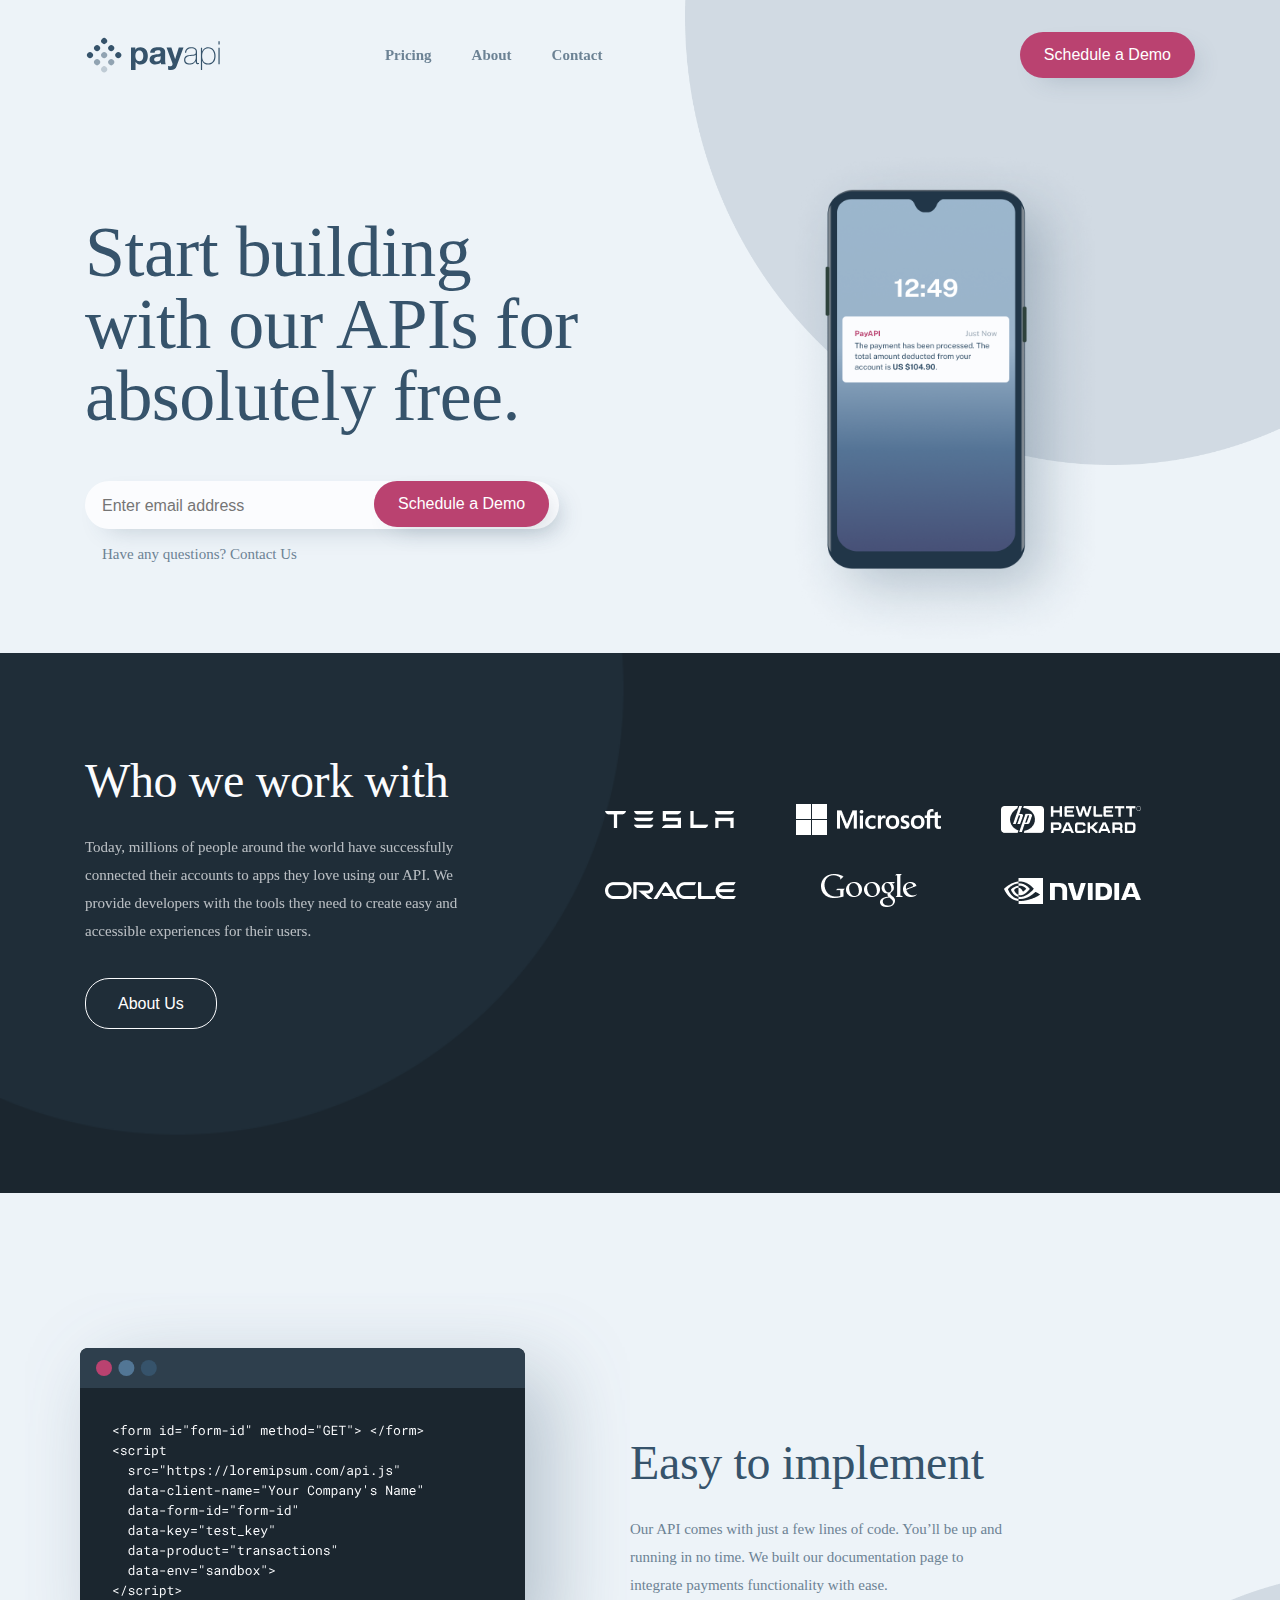
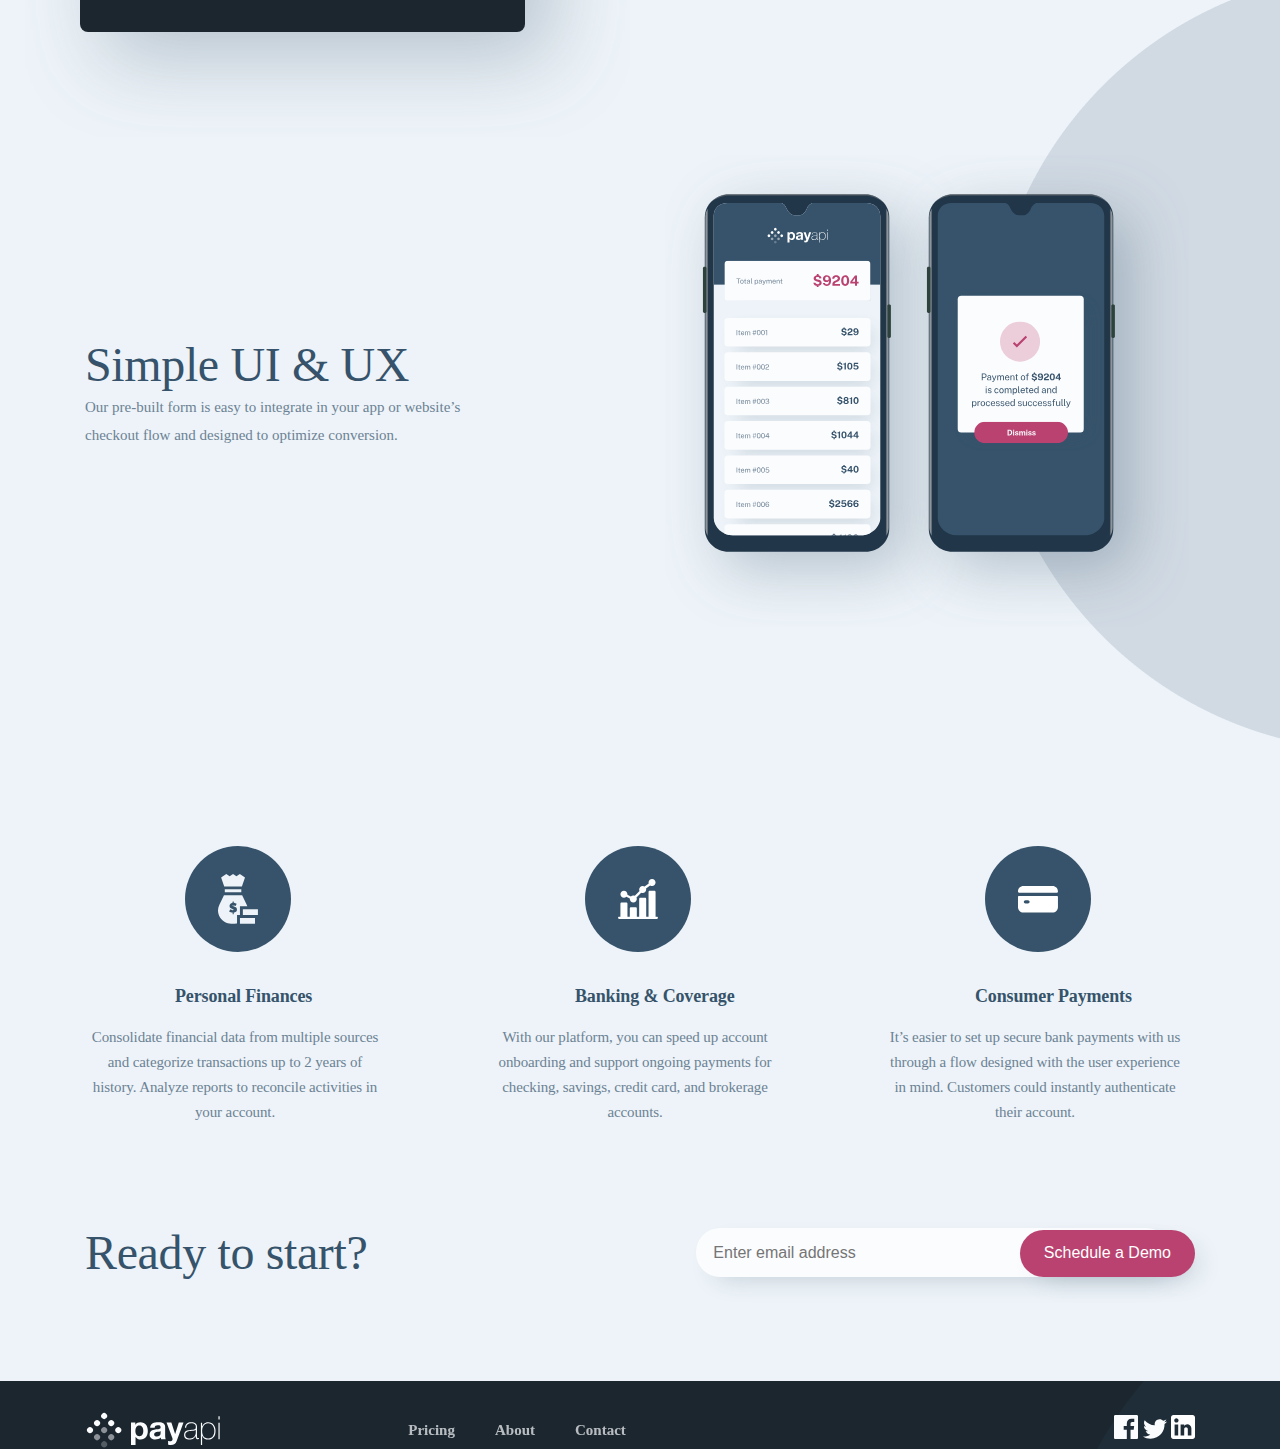
<file: index.html>
<!DOCTYPE html>
<html lang="en">
  <head>
    <meta charset="UTF-8" />
    <meta http-equiv="X-UA-Compatible" content="IE=edge" />
    <meta name="viewport" content="width=device-width, initial-scale=1.0" />
    <link rel="stylesheet" href="./css/normalize.css" />
    <link rel="stylesheet" href="./css/main.min.css" />
    <title>Document</title>
  </head>
  <body>
    <header class="header">
      <div class="container">
        <div class="logo">
          <img src="./img/logo.svg" alt="logo" />
          <div class="gamburger-menu">
            <img src="./img/burger-menu.svg" alt="burger" />
          </div>
          <div class="navbar">
            <ul class="nav__list">
              <li class="nav__item">
                <a class="nav__link" href="./pricing.html" target="_blank"
                  >Pricing</a
                >
              </li>
              <li class="nav__item">
                <a class="nav__link" href="./about.html" target="_blank"
                  >About</a
                >
              </li>
              <li class="nav__item">
                <a class="nav__link" href="./contact.html" target="_blank"
                  >Contact</a
                >
              </li>
            </ul>
          </div>
          <button class="btn">Schedule a Demo</button>
          <img
            class="circle"
            src="./img/header-back-img.png"
            alt="header-back-img"
            width="700"
            height="700"
          />
          <img
            class="tablet-back"
            src="./img/tablet-header-back.png"
            alt="tablet-header-back"
          />
        </div>
      </div>
    </header>

    <main>
      <div class="container">
        <div class="hero">
          <div class="hero__left">
            <h1 class="hero__left-title">
              Start building with our APIs for absolutely free.
            </h1>
            <div class="input">
              <form
                action="https://htmlacademy.ru/"
                method="get"
                target="_blank"
                name="email"
              >
                <input
                  type="email"
                  placeholder="Enter email address"
                  required
                />
                <button type="submit" class="btn">Schedule a Demo</button>
              </form>
            </div>
            <p class="hero__left-description">Have any questions? Contact Us</p>
          </div>
          <div class="hero__right">
            <img
              src="./img/hero-tel.png"
              alt="telephone"
              width="320"
              height="500"
            />
          </div>
        </div>
      </div>
    </main>

    <section class="work">
      <div class="container">
        <div class="content">
          <div class="content__left">
            <h2 class="content__left-title">Who we work with</h2>
            <p class="content__left-description">
              Today, millions of people around the world have successfully
              connected their accounts to apps they love using our API. We
              provide developers with the tools they need to create easy and
              accessible experiences for their users.
            </p>
            <a class="content__link" href="#">About Us</a>
          </div>
          <div class="content__right">
            <img src="./img/work-img.png" alt="work-img" />
          </div>
        </div>
      </div>
    </section>

    <section class="container">
      <div class="implement">
        <div class="implement__left">
          <img src="./img/kod-image.svg" alt="kod image" />
        </div>
        <div class="implement__right">
          <h2 class="implement__title">Easy to implement</h2>
          <p class="implement__description">
            Our API comes with just a few lines of code. You’ll be up and
            running in no time. We built our documentation page to integrate
            payments functionality with ease.
          </p>
        </div>
      </div>
    </section>

    <section class="container">
      <div class="simple">
        <div class="simple__left">
          <h2 class="simple__title">Simple UI & UX</h2>
          <p class="simple__description">
            Our pre-built form is easy to integrate in your app or website’s
            checkout flow and designed to optimize conversion.
          </p>
        </div>
        <div class="simple__right">
          <img
            class="tel-1"
            width="300"
            height="500"
            src="./img/simple-tel-1.svg"
            alt="simple-tel-1"
          />
          <img
            class="tel-2"
            src="./img/simple-tel-2.svg"
            alt="simple-tel-2"
            width="300"
            height="500"
          />
          <img class="sim-back" src="./img/simple-back.png" alt="simple-back" />
        </div>
      </div>
    </section>

    <section class="container">
      <div class="card">
        <div class="card__service">
          <img
            src="./img/card-money.svg"
            alt="money"
            width="106"
            height="106"
          />
          <h4 class="card__title">Personal Finances</h4>
          <p class="card__description">
            Consolidate financial data from multiple sources and categorize
            transactions up to 2 years of history. Analyze reports to reconcile
            activities in your account.
          </p>
        </div>
        <div class="card__service">
          <img src="./img/card-bank.svg" alt="bank" width="106" height="106" />
          <h4 class="card__title">Banking & Coverage</h4>
          <p class="card__description">
            With our platform, you can speed up account onboarding and support
            ongoing payments for checking, savings, credit card, and brokerage
            accounts.
          </p>
        </div>
        <div class="card__service">
          <img
            src="./img/card-consumer.svg"
            alt="consumer"
            width="106"
            height="106"
          />
          <h4 class="card__title">Consumer Payments</h4>
          <p class="card__description">
            It’s easier to set up secure bank payments with us through a flow
            designed with the user experience in mind. Customers could instantly
            authenticate their account.
          </p>
        </div>
      </div>
    </section>

    <section class="container">
      <div class="start">
        <h2 class="start__title">Ready to start?</h2>
        <div class="input">
          <form
            action="https://htmlacademy.ru/"
            method="get"
            target="_blank"
            name="email"
          >
            <input type="email" placeholder="Enter email address" required />
            <button type="submit" class="btn">Schedule a Demo</button>
          </form>
        </div>
      </div>
    </section>

    <footer class="footer">
      <div class="container">
        <div class="footer__logo">
          <img src="./img/footer-logo.svg" alt="footer-logo" />
          <ul>
            <li>Pricing</li>
            <li>About</li>
            <li>Contact</li>
          </ul>
          <div class="footer-icon">
            <img src="./img/facebook.svg" alt="facebook" />
            <img src="./img/twittter.svg" alt="twittter" />
            <img src="./img/in.svg" alt="in" />
          </div>
        </div>
      </div>
    </footer>
  </body>
</html>
</file>
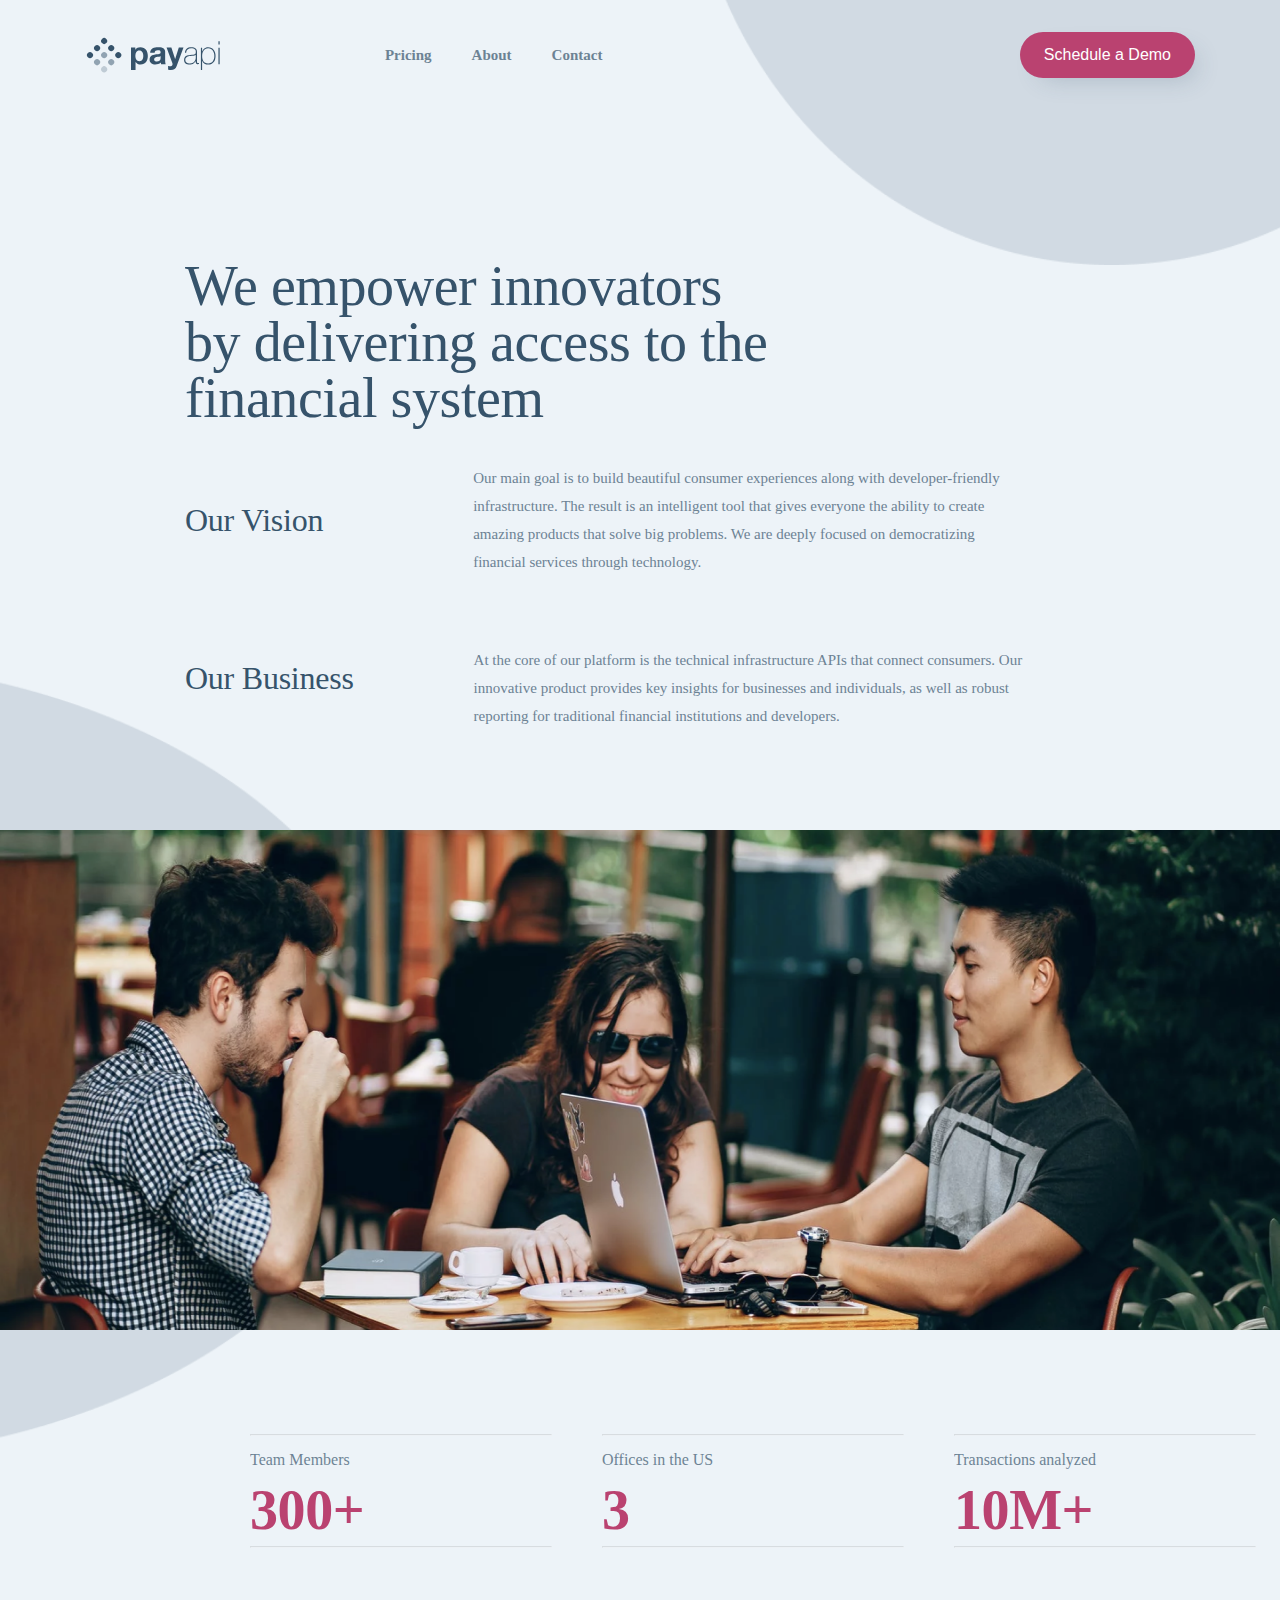
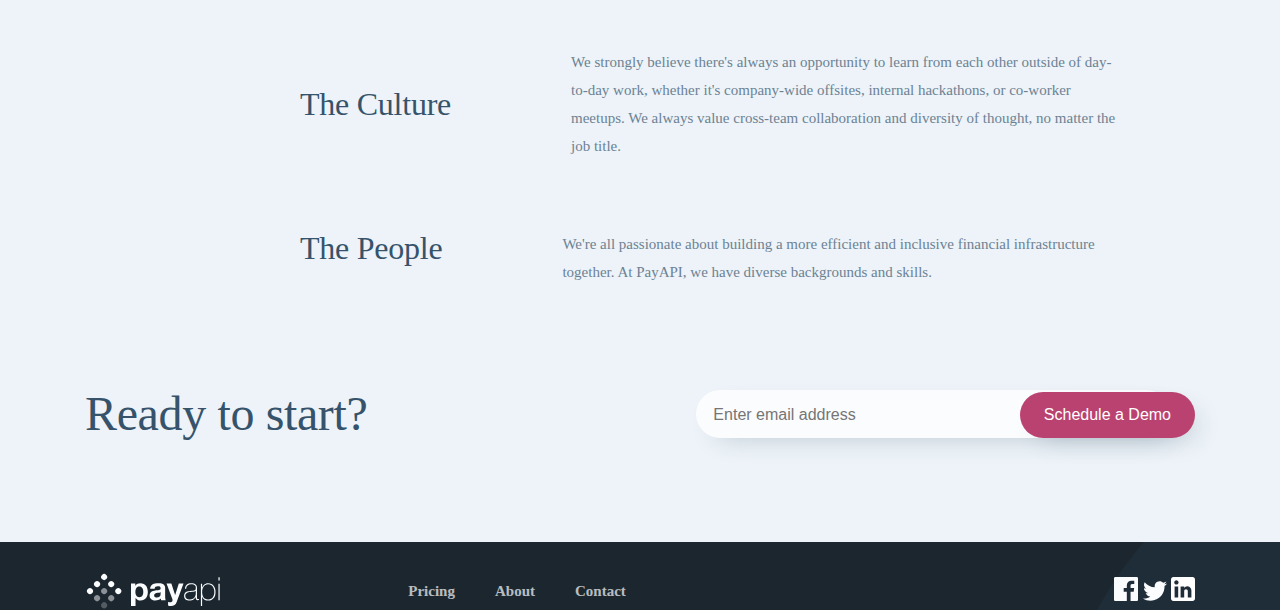
<file: about.html>
<!DOCTYPE html>
<html lang="en">
  <head>
    <meta charset="UTF-8" />
    <meta http-equiv="X-UA-Compatible" content="IE=edge" />
    <meta name="viewport" content="width=device-width, initial-scale=1.0" />
    <link rel="stylesheet" href="./css/normalize.css" />
    <link rel="stylesheet" href="./css/about.min.css" />
    <title>Document</title>
  </head>
  <body>
    <header class="header">
      <div class="container">
        <div class="logo">
          <img src="./img/logo.svg" alt="logo" />
          <div class="gamburger-menu">
            <img src="./img/burger-menu.svg" alt="burger" />
          </div>
          <div class="navbar">
            <ul class="nav__list">
              <li class="nav__item">
                <a class="nav__link" href="./index.html" target="_blank"
                  >Pricing</a
                >
              </li>
              <li class="nav__item">
                <a class="nav__link" href="./about.html" target="_blank"
                  >About</a
                >
              </li>
              <li class="nav__item">
                <a class="nav__link" href="./contact.html">Contact</a>
              </li>
            </ul>
          </div>
          <button class="btn">Schedule a Demo</button>
          <img
            class="circle"
            src="./img/pricing-header-back.png"
            alt="pricing-header-back-img"
            width="700"
            height="300"
          />
          <img
            class="tablet-back"
            src="./img/tablet-header-back.png"
            alt="tablet-header-back"
          />
        </div>
      </div>
    </header>

    <main class="container">
      <div class="hero">
        <h1 class="hero__title">
          We empower innovators by delivering access to the financial system
        </h1>

        <div class="hero__vision">
          <h2 class="hero__vision-title">Our Vision</h2>
          <p class="hero__vision-description">
            Our main goal is to build beautiful consumer experiences along with
            developer-friendly infrastructure. The result is an intelligent tool
            that gives everyone the ability to create amazing products that
            solve big problems. We are deeply focused on democratizing financial
            services through technology.
          </p>
        </div>
        <div class="hero__business">
          <h2 class="hero__business-title">Our Business</h2>
          <p class="hero__business-description">
            At the core of our platform is the technical infrastructure APIs
            that connect consumers. Our innovative product provides key insights
            for businesses and individuals, as well as robust reporting for
            traditional financial institutions and developers.
          </p>
        </div>
      </div>
    </main>

    <section class="humans">
      <img class="about-back" src="./img/about-back.png" alt="about-back" />
      <img src="./img/about-img.png" alt="humans" width="1440" height="500" />
      <div class="prices">
        <div class="numbers">
          <hr />
          <p>Team Members</p>
          <span>300+</span>
          <hr />
        </div>
        <div class="numbers">
          <hr />
          <p>Offices in the US</p>
          <span>3</span>
          <hr />
        </div>
        <div class="numbers">
          <hr />
          <p>Transactions analyzed</p>
          <span>10M+</span>
          <hr />
        </div>
      </div>
    </section>

    <section class="content">
      <div class="culture">
        <h2 class="culture__title">The Culture</h2>
        <p class="culture__description">
          We strongly believe there's always an opportunity to learn from each
          other outside of day-to-day work, whether it's company-wide offsites,
          internal hackathons, or co-worker meetups. We always value cross-team
          collaboration and diversity of thought, no matter the job title.
        </p>
      </div>
      <div class="people">
        <h2 class="people__title">The People</h2>
        <p class="people__description">
          We're all passionate about building a more efficient and inclusive
          financial infrastructure together. At PayAPI, we have diverse
          backgrounds and skills.
        </p>
      </div>
    </section>

    <section class="container">
      <div class="start">
        <h2 class="start__title">Ready to start?</h2>
        <div class="input">
          <form
            action="https://htmlacademy.ru/"
            method="get"
            target="_blank"
            name="email"
          >
            <input type="email" placeholder="Enter email address" required />
            <button type="submit" class="btn">Schedule a Demo</button>
          </form>
        </div>
      </div>
    </section>

    <footer class="footer">
      <div class="container">
        <div class="footer__logo">
          <img src="./img/footer-logo.svg" alt="footer-logo" />
          <ul>
            <li>Pricing</li>
            <li>About</li>
            <li>Contact</li>
          </ul>
          <div class="footer-icon">
            <img src="./img/facebook.svg" alt="facebook" />
            <img src="./img/twittter.svg" alt="twittter" />
            <img src="./img/in.svg" alt="in" />
          </div>
        </div>
      </div>
    </footer>
  </body>
</html>
</file>
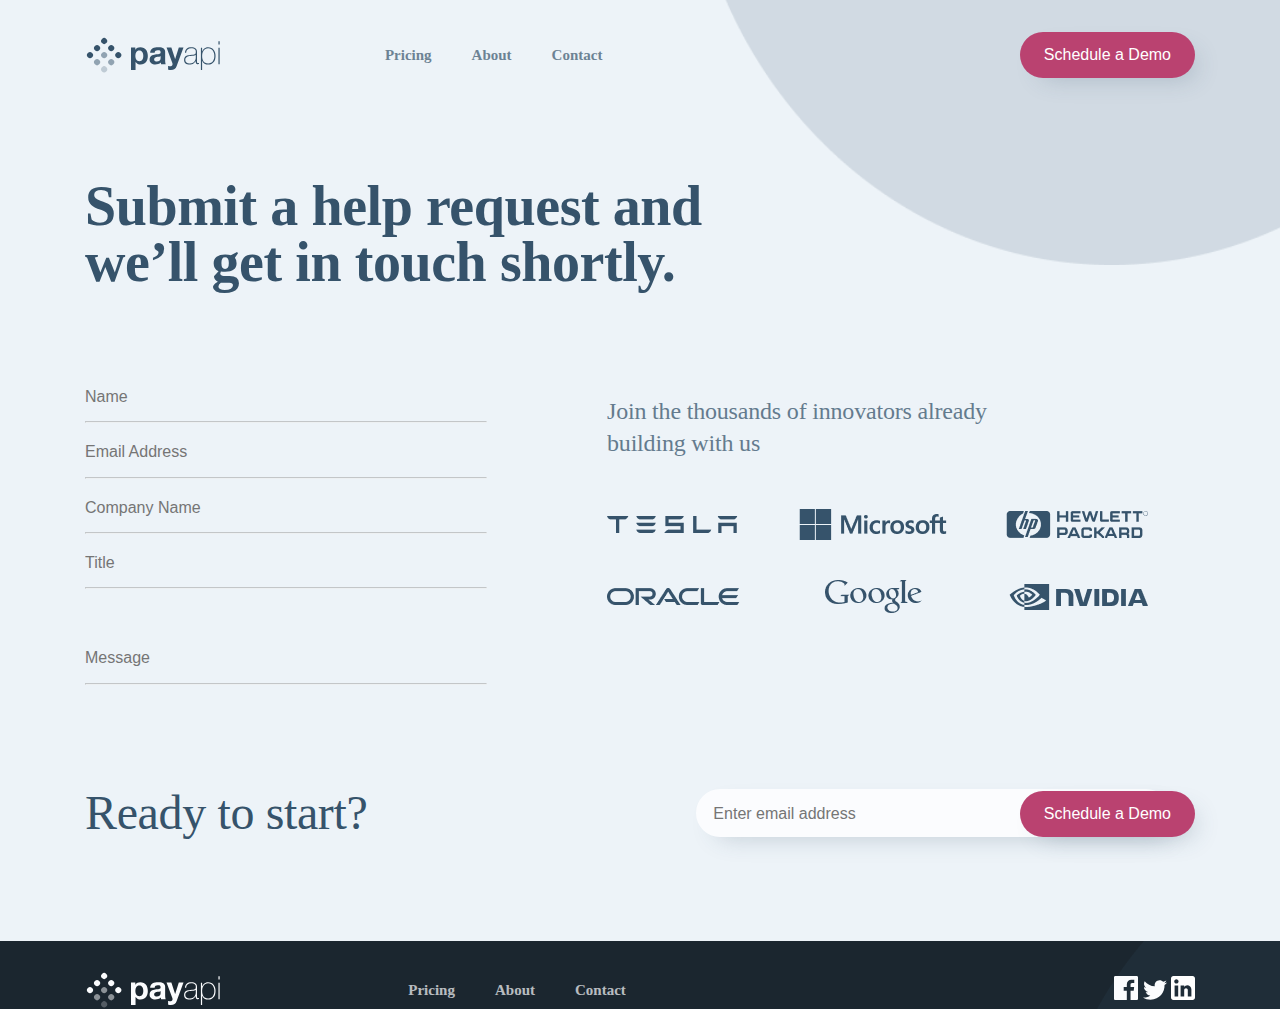
<file: contact.html>
<!DOCTYPE html>
<html lang="en">
  <head>
    <meta charset="UTF-8" />
    <meta http-equiv="X-UA-Compatible" content="IE=edge" />
    <meta name="viewport" content="width=device-width, initial-scale=1.0" />
    <link rel="stylesheet" href="./css/normalize.css" />
    <link rel="stylesheet" href="./css/contact.min.css" />
    <title>Document</title>
  </head>
  <body>
    <header class="header">
      <div class="container">
        <div class="logo">
          <img src="./img/logo.svg" alt="logo" />
          <div class="gamburger-menu">
            <img src="./img/burger-menu.svg" alt="burger" />
          </div>
          <div class="navbar">
            <ul class="nav__list">
              <li class="nav__item">
                <a class="nav__item" href="./index.html" target="_blank"
                  >Pricing</a
                >
              </li>
              <li class="nav__item">
                <a class="nav__item" href="./about.html" target="_blank"
                  >About</a
                >
              </li>
              <li class="nav__item">
                <a class="nav__item" href="./contact.html" target="_blank"
                  >Contact</a
                >
              </li>
            </ul>
          </div>
          <button class="btn">Schedule a Demo</button>
          <img
            class="circle"
            src="./img/pricing-header-back.png"
            alt="pricing-header-back-img"
            width="700"
            height="300"
          />
          <img
            class="tablet-back"
            src="./img/tablet-header-back.png"
            alt="tablet-header-back"
          />
        </div>
      </div>
    </header>

    <main class="container">
      <div class="hero">
        <h1 class="hero__title">
          Submit a help request and we’ll get in touch shortly.
        </h1>
        <div class="forms">
          <div class="forms__left">
            <form action="https://htmlacademy.ru/" method="get" target="_blank">
              <input class="input" type="text" placeholder="Name" required />
              <hr class="hr" />
              <input
                class="input2"
                type="email"
                placeholder="Email Address"
                required
              />
              <hr class="hr2" />
              <input
                class="input3"
                type="text"
                placeholder="Company Name"
                required
              />
              <hr class="hr3" />
              <input class="input4" type="text" placeholder="Title" required />
              <hr class="hr4" />
              <input
                class="input5"
                type="text"
                placeholder="Message"
                required
              />
              <hr class="hr5" />
            </form>
          </div>
          <div class="forms__right">
            <h3>Join the thousands of innovators already building with us</h3>
            <img src="./img/contact-img.png" alt="contact-img" />
          </div>
        </div>
      </div>
    </main>
    <section class="container">
      <div class="start">
        <h2 class="start__title">Ready to start?</h2>
        <div class="input">
          <form
            action="https://htmlacademy.ru/"
            method="get"
            target="_blank"
            name="email"
          >
            <input type="email" placeholder="Enter email address" required />
            <button type="submit" class="btn">Schedule a Demo</button>
          </form>
        </div>
      </div>
    </section>

    <footer class="footer">
      <div class="container">
        <div class="footer__logo">
          <img src="./img/footer-logo.svg" alt="footer-logo" />
          <ul>
            <li>Pricing</li>
            <li>About</li>
            <li>Contact</li>
          </ul>
          <div class="footer-icon">
            <img src="./img/facebook.svg" alt="facebook" />
            <img src="./img/twittter.svg" alt="twittter" />
            <img src="./img/in.svg" alt="in" />
          </div>
        </div>
      </div>
    </footer>
  </body>
</html>
</file>
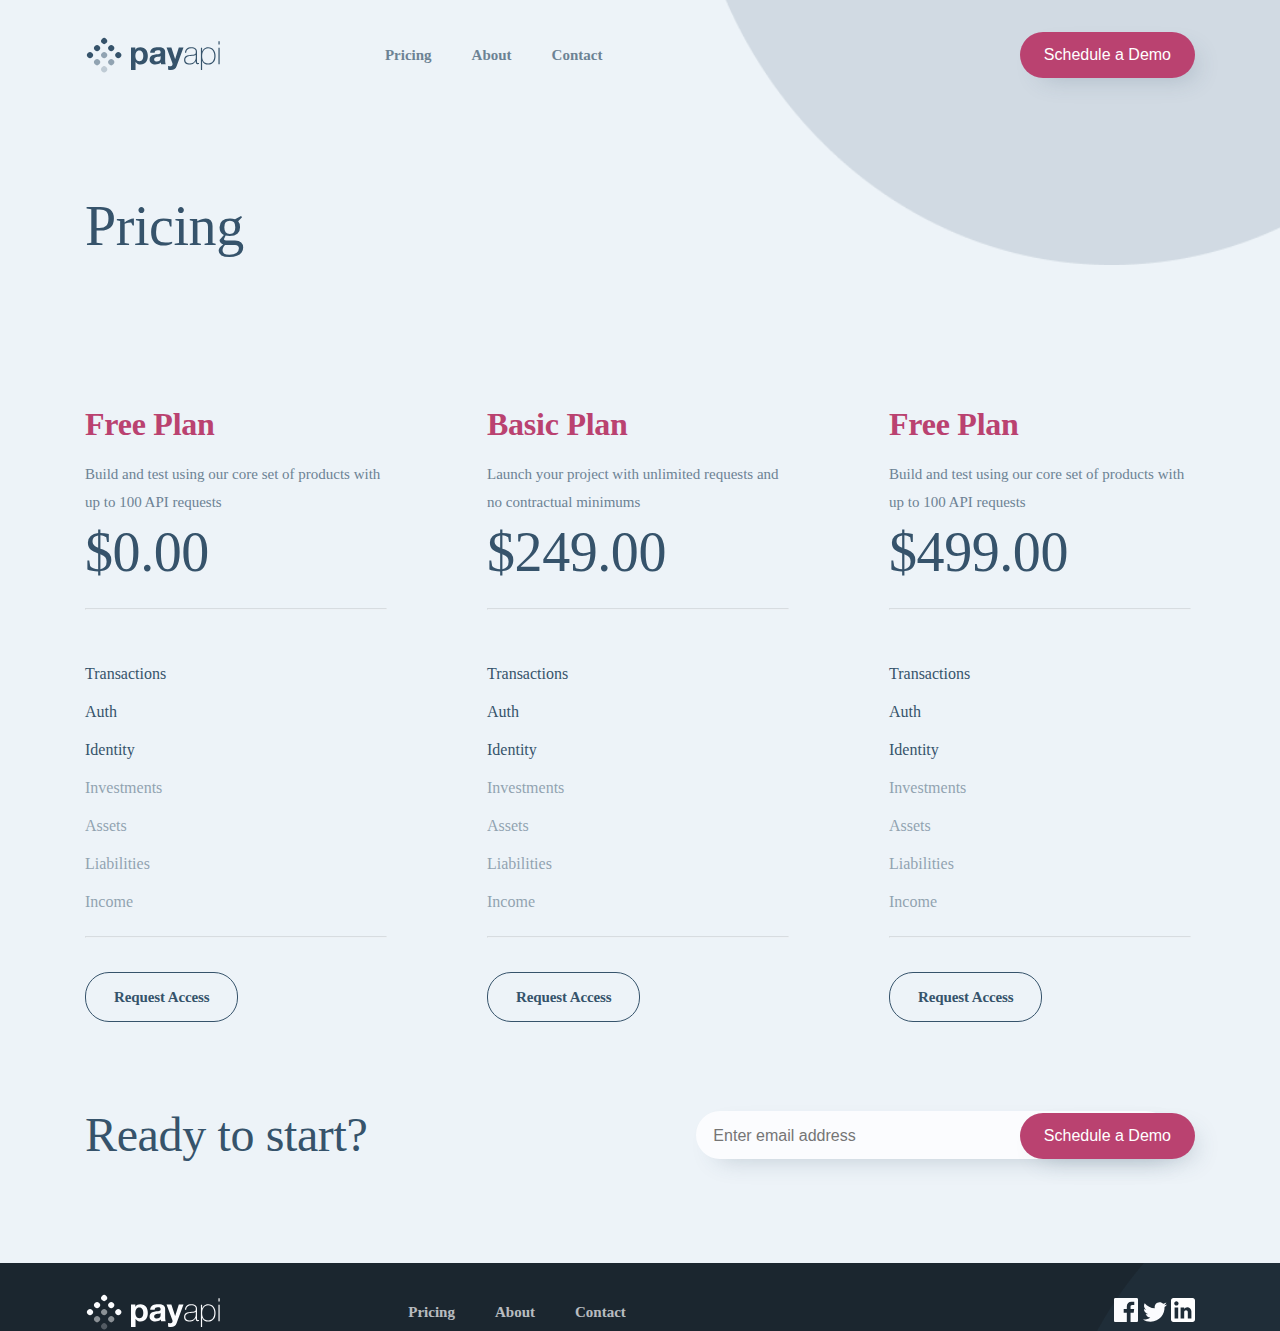
<file: pricing.html>
<!DOCTYPE html>
<html lang="en">
  <head>
    <meta charset="UTF-8" />
    <meta http-equiv="X-UA-Compatible" content="IE=edge" />
    <meta name="viewport" content="width=device-width, initial-scale=1.0" />
    <link rel="stylesheet" href="./css/normalize.css" />
    <link rel="stylesheet" href="./css/pricing.min.css" />
    <title>Document</title>
  </head>
  <body>
    <header class="header">
      <div class="container">
        <div class="logo">
          <img src="./img/logo.svg" alt="logo" />
          <div class="gamburger-menu">
            <img src="./img/burger-menu.svg" alt="burger" />
          </div>
          <div class="navbar">
            <ul class="nav__list">
              <li class="nav__item">
                <a class="nav__link" href="./index.html" target="_blank"
                  >Pricing</a
                >
              </li>
              <li class="nav__item">
                <a class="nav__link" href="./about.html">About</a>
              </li>
              <li class="nav__item">
                <a class="nav__link" href="./contact.html">Contact</a>
              </li>
            </ul>
          </div>
          <button class="btn">Schedule a Demo</button>
          <img
            class="circle"
            src="./img/pricing-header-back.png"
            alt="pricing-header-back-img"
            width="700"
            height="300"
          />
          <img
            class="tablet-back"
            src="./img/tablet-header-back.png"
            alt="tablet-header-back"
          />
        </div>
      </div>
    </header>

    <main class="container">
      <div class="hero">
        <h1 class="hero__title">Pricing</h1>
        <div class="hero__plans">
          <div class="free__plan">
            <h3>Free Plan</h3>
            <p>
              Build and test using our core set of products with up to 100 API
              requests
            </p>
            <h4>$0.00</h4>
            <hr />
            <ul>
              <li>Transactions</li>
              <li>Auth</li>
              <li>Identity</li>
              <li><span>Investments</span></li>
              <li><span>Assets</span></li>
              <li><span>Liabilities</span></li>
              <li><span>Income</span></li>
            </ul>
            <hr />
            <a href="#">Request Access</a>
          </div>
          <div class="free__plan">
            <h3>Basic Plan</h3>
            <p>
              Launch your project with unlimited requests and no contractual
              minimums
            </p>
            <h4>$249.00</h4>
            <hr />
            <ul>
              <li>Transactions</li>
              <li>Auth</li>
              <li>Identity</li>
              <li><span>Investments</span></li>
              <li><span>Assets</span></li>
              <li><span>Liabilities</span></li>
              <li><span>Income</span></li>
            </ul>
            <hr />
            <a href="#">Request Access</a>
          </div>
          <div class="free__plan">
            <h3>Free Plan</h3>
            <p>
              Build and test using our core set of products with up to 100 API
              requests
            </p>
            <h4>$499.00</h4>
            <hr />
            <ul>
              <li>Transactions</li>
              <li>Auth</li>
              <li>Identity</li>
              <li><span>Investments</span></li>
              <li><span>Assets</span></li>
              <li><span>Liabilities</span></li>
              <li><span>Income</span></li>
            </ul>
            <hr />
            <a href="#">Request Access</a>
          </div>
        </div>
      </div>
    </main>

    <section class="container">
      <div class="start">
        <h2 class="start__title">Ready to start?</h2>
        <div class="input">
          <form
            action="https://htmlacademy.ru/"
            method="get"
            target="_blank"
            name="email"
          >
            <input type="email" placeholder="Enter email address" required />
            <button type="submit" class="btn">Schedule a Demo</button>
          </form>
        </div>
      </div>
    </section>

    <footer class="footer">
      <div class="container">
        <div class="footer__logo">
          <img src="./img/footer-logo.svg" alt="footer-logo" />
          <ul>
            <li>Pricing</li>
            <li>About</li>
            <li>Contact</li>
          </ul>
          <div class="footer-icon">
            <img src="./img/facebook.svg" alt="facebook" />
            <img src="./img/twittter.svg" alt="twittter" />
            <img src="./img/in.svg" alt="in" />
          </div>
        </div>
      </div>
    </footer>
  </body>
</html>
</file>
<file: css/main.min.css>
.logo{display:flex;align-items:center;justify-content:space-between;margin-top:32px}.logo .navbar ul{display:flex;align-items:center;width:20px;gap:40px;margin-right:450px;font-family:"Public Sans";font-style:normal;font-weight:700;font-size:15px;line-height:18px;color:#36536b;mix-blend-mode:normal;opacity:.7}.logo .navbar ul a{color:#36536b}.logo .navbar ul a:hover{color:#011321}.logo .btn{background:#ba4270;box-shadow:10px 10px 25px -10px rgba(54,83,107,.25);border-radius:24px;max-width:180px;padding:14px 24px;color:#fff;border:none;cursor:pointer}.logo .btn:hover{background:#da6d97}.logo .gamburger-menu{display:none}.logo .circle{position:absolute;margin-left:600px;margin-top:120px;z-index:-1}.logo .tablet-back{display:none}@media only screen and (max-width: 1020px){.header .logo ul{margin-left:50px}.header .btn{margin-left:-200px}}@media only screen and (max-width: 860px){.header .container .logo .btn{margin-left:-300px}}@media only screen and (max-width: 710px){.header .container .logo .btn{margin-left:-350px}}@media only screen and (max-width: 666px){.header .container .logo .btn{margin-left:-400px}}@media only screen and (max-width: 666px){.header .container .navbar{display:none}.header .container .btn{display:none}.header .container .gamburger-menu{display:block}}*{margin:0;padding:0;box-sizing:border-box;list-style:none;text-decoration:none}.container{max-width:1110px;margin:0 auto}body{font-family:"DM Serif Display",serif;font-family:"Public Sans",sans-serif;background:#edf3f8}@font-face{font-family:"Public Sans";src:url("https://fonts.googleapis.com/css2?family=Barlow:ital,wght@0,700;1,400&family=DM+Serif+Display&family=Fraunces:opsz,wght@9..144,900&family=Public+Sans:wght@400;700&display=swap")}@font-face{font-family:"DM Serif Display";src:url("https://fonts.googleapis.com/css2?family=Barlow:ital,wght@0,700;1,400&family=DM+Serif+Display&family=Fraunces:opsz,wght@9..144,900&family=Public+Sans:wght@400;700&display=swap")}.hero{display:flex;align-items:center}.hero__left h1{font-family:"DM Serif Display";font-style:normal;font-weight:400;font-size:72px;line-height:72px;width:500px;letter-spacing:-0.553846px;color:#36536b}.hero__left .input input{background:#fbfcfe;box-shadow:10px 10px 25px -10px rgba(54,83,107,.25);border-radius:24px;border:none;padding:16px 250px 14px 17px}.hero__left .input .btn{background:#ba4270;box-shadow:10px 10px 25px -10px rgba(54,83,107,.25);border-radius:24px;max-width:180px;position:absolute;margin-left:-185px;padding:14px 24px;color:#fff;border:none;cursor:pointer}.hero__left .input .btn:hover{background:#da6d97}.hero__left p{font-family:"Public Sans";font-style:normal;font-weight:400;font-size:15px;line-height:18px;margin-top:16px;margin-left:17px;color:#6c8294}.hero__right img{margin-left:200px;margin-top:70px}@media only screen and (max-width: 950px){.header .container .logo .circle{display:none}.header .container .logo .tablet-back{display:block;position:absolute;margin-top:100px;width:100%;z-index:-1}.container .hero{display:flex;align-items:center;flex-wrap:wrap-reverse}.container .hero__right{margin-left:120px}.container .hero__left h1{text-align:center;margin-left:110px;width:700px}.container .hero__left .input{margin-left:220px}.container .hero__left p{margin-left:350px}}@media only screen and (max-width: 790px){.container .hero__right{margin-left:0px}.container .hero__left h1{font-size:48px;width:500px}.container .hero__left .input{margin-left:130px}.container .hero__left p{margin-left:250px}}@media only screen and (max-width: 590px){.header .container .logo .tablet-back{margin-top:50px}.container .hero__right{margin-left:-150px}.container .hero__left h1{margin-left:10px;width:350px;font-size:30px}.container .hero__left .input input{margin-left:-120px;font-size:10px}.container .hero__left p{margin-left:100px}}@media only screen and (max-width: 390px){.header .container .logo .tablet-back{margin-top:30px}.container .hero__right{margin-left:-180px}.container .hero__left h1{margin-left:-10px}}.work{background-image:url("../img/work-back.png");background-repeat:no-repeat;background-size:cover;height:60vh}.work .content{display:flex;align-items:center}.work .content__left h2{font-family:"DM Serif Display";font-style:normal;font-weight:400;font-size:48px;line-height:56px;padding-top:100px;letter-spacing:-0.369231px;color:#fbfcfe}.work .content__left p{font-family:"Public Sans";font-style:normal;font-weight:400;width:400px;font-size:15px;line-height:28px;margin-top:24px;margin-bottom:50px;color:#fbfcfe;mix-blend-mode:normal;opacity:.7}.work .content__left a{padding:16px 32px;border:1px solid #fbfcfe;border-radius:24px;color:#fff}.work .content__left a:hover{background-color:#fbfcfe;color:#000}.work .content__right{margin-left:120px;margin-top:50px}@media only screen and (max-width: 950px){.work{width:100%;height:100vh}.work .content{display:flex;flex-wrap:wrap-reverse}.work .content__right{margin-left:180px}.work .content__left{margin-left:260px}.work .content__left p{text-align:center;margin-left:-20px}.work .content__left a{margin-left:120px}}@media only screen and (max-width: 720px){.work{width:100%}.work .content__right{margin-left:100px}.work .content__left{margin-left:150px}}.implement{display:flex;align-items:center;margin-top:100px}.implement__left{margin-left:-60px}.implement__right h2{font-family:"DM Serif Display";font-style:normal;font-weight:400;font-size:48px;line-height:56px;letter-spacing:-0.369231px;color:#36536b}.implement__right P{font-family:"Public Sans";font-style:normal;font-weight:400;font-size:15px;line-height:28px;width:380px;color:#6c8294;margin-top:24px}.simple{display:flex;align-items:center}.simple__left h2{font-family:"DM Serif Display";font-style:normal;font-weight:400;font-size:48px;line-height:56px;letter-spacing:-0.369231px;color:#36536b}.simple__left p{font-family:"Public Sans";font-style:normal;font-weight:400;font-size:15px;line-height:28px;width:400px;color:#6c8294}.simple__right{margin-left:180px}.simple__right .tel-2{margin-left:-80px}.simple__right .sim-back{position:absolute;margin-top:-170px;margin-left:-200px;z-index:-1}.card{display:flex;align-items:center;margin-top:200px;gap:100px}.card .card__service{display:flex;flex-direction:column;margin-left:100px}.card .card__service h4{font-family:"Public Sans";font-style:normal;font-weight:700;font-size:18px;line-height:25px;margin-top:32px;margin-left:-10px;letter-spacing:-0.138462px;color:#36536b}.card .card__service p{font-family:"Public Sans";font-style:normal;font-weight:400;font-size:15px;line-height:25px;width:300px;text-align:center;margin-left:-100px;margin-top:16px;letter-spacing:-0.115385px;color:#6c8294}.start{display:flex;align-items:center;justify-content:space-between;margin-top:100px}.start h2{font-family:"DM Serif Display";font-style:normal;font-weight:400;font-size:48px;line-height:56px;letter-spacing:-0.369231px;color:#36536b}.start .input input{background:#fbfcfe;box-shadow:10px 10px 25px -10px rgba(54,83,107,.25);border-radius:24px;border:none;padding:16px 250px 14px 17px}.start .input .btn{background:#ba4270;box-shadow:10px 10px 25px -10px rgba(54,83,107,.25);border-radius:24px;max-width:180px;margin-left:-155px;padding:14px 24px;color:#fff;border:none}.start .input .btn:hover{background:#da6d97}.footer{background-image:url("../img/footer-back.png");margin-top:100px}.footer__logo{display:flex;align-items:center;padding-top:30px;justify-content:space-between}.footer__logo ul{display:flex;align-items:center;margin-left:-300px;font-family:"Public Sans";font-style:normal;font-weight:700;font-size:15px;line-height:18px;color:#fbfcfe;gap:40px;mix-blend-mode:normal;opacity:.7}.footer__logo ul li:hover{color:#a19d9d}/*# sourceMappingURL=main.min.css.map */
</file>
<file: css/about.min.css>
.logo{display:flex;align-items:center;justify-content:space-between;margin-top:32px}.logo .navbar ul{display:flex;align-items:center;width:20px;gap:40px;margin-right:450px;font-family:"Public Sans";font-style:normal;font-weight:700;font-size:15px;line-height:18px;color:#36536b;mix-blend-mode:normal;opacity:.7}.logo .navbar ul a{color:#36536b}.logo .navbar ul a:hover{color:#011321}.logo .btn{background:#ba4270;box-shadow:10px 10px 25px -10px rgba(54,83,107,.25);border-radius:24px;max-width:180px;padding:14px 24px;color:#fff;border:none;cursor:pointer}.logo .btn:hover{background:#da6d97}.logo .gamburger-menu{display:none}.logo .circle{position:absolute;margin-left:600px;margin-top:120px;z-index:-1}.logo .tablet-back{display:none}@media only screen and (max-width: 1020px){.header .logo ul{margin-left:50px}.header .btn{margin-left:-200px}}@media only screen and (max-width: 860px){.header .container .logo .btn{margin-left:-300px}}@media only screen and (max-width: 710px){.header .container .logo .btn{margin-left:-350px}}@media only screen and (max-width: 666px){.header .container .logo .btn{margin-left:-400px}}@media only screen and (max-width: 666px){.header .container .navbar{display:none}.header .container .btn{display:none}.header .container .gamburger-menu{display:block}}*{margin:0;padding:0;box-sizing:border-box;list-style:none;text-decoration:none}.container{max-width:1110px;margin:0 auto}body{font-family:"DM Serif Display",serif;font-family:"Public Sans",sans-serif;background:#edf3f8}@font-face{font-family:"Public Sans";src:url("https://fonts.googleapis.com/css2?family=Barlow:ital,wght@0,700;1,400&family=DM+Serif+Display&family=Fraunces:opsz,wght@9..144,900&family=Public+Sans:wght@400;700&display=swap")}@font-face{font-family:"DM Serif Display";src:url("https://fonts.googleapis.com/css2?family=Barlow:ital,wght@0,700;1,400&family=DM+Serif+Display&family=Fraunces:opsz,wght@9..144,900&family=Public+Sans:wght@400;700&display=swap")}.hero h1{font-family:"DM Serif Display";font-style:normal;font-weight:400;font-size:56px;line-height:56px;width:600px;margin-left:100px;margin-top:180px;letter-spacing:-0.430769px;color:#36536b}.hero__vision{display:flex;align-items:center}.hero__vision h2{font-family:"DM Serif Display";font-style:normal;font-weight:400;font-size:32px;line-height:40px;margin-left:100px;letter-spacing:-0.246154px;color:#36536b}.hero__vision p{font-family:"Public Sans";font-style:normal;font-weight:400;font-size:15px;line-height:28px;margin-left:150px;width:550px;color:#6c8294}.hero__business{display:flex;align-items:center}.hero__business h2{font-family:"DM Serif Display";font-style:normal;font-weight:400;font-size:32px;line-height:40px;margin-top:50px;margin-left:100px;letter-spacing:-0.246154px;color:#36536b}.hero__business p{font-family:"Public Sans";font-style:normal;font-weight:400;font-size:15px;line-height:28px;margin-left:120px;margin-top:70px;width:550px;color:#6c8294}.humans .about-back{position:absolute;width:400px;height:800px;margin-top:-70px;z-index:-1}.humans img{width:100%;margin-top:100px}.humans .prices{display:flex;align-items:center;gap:50px;margin-left:250px;margin-top:100px}.humans .prices .numbers hr{width:300px;background:#36536b;mix-blend-mode:normal;opacity:.25}.humans .prices .numbers p{font-family:"Public Sans";font-style:normal;font-weight:400;font-size:16px;line-height:28px;margin-top:10px;color:#36536b;mix-blend-mode:normal;opacity:.7}.humans .prices .numbers span{font-family:"DM Serif Display";font-style:normal;font-weight:600;font-size:56px;line-height:72px;letter-spacing:-0.430769px;color:#ba4270}.content{margin-left:200px;margin-top:100px}.content .culture{display:flex;align-items:center}.content .culture h2{font-family:"DM Serif Display";font-style:normal;font-weight:400;font-size:32px;line-height:40px;margin-left:100px;letter-spacing:-0.246154px;color:#36536b}.content .culture p{font-family:"Public Sans";font-style:normal;font-weight:400;font-size:15px;line-height:28px;margin-left:120px;width:550px;color:#6c8294}.content .people{display:flex;align-items:center}.content .people h2{font-family:"DM Serif Display";font-style:normal;font-weight:400;font-size:32px;line-height:40px;margin-top:50px;margin-left:100px;letter-spacing:-0.246154px;color:#36536b}.content .people p{font-family:"Public Sans";font-style:normal;font-weight:400;font-size:15px;line-height:28px;margin-left:120px;margin-top:70px;width:550px;color:#6c8294}.start{display:flex;align-items:center;justify-content:space-between;margin-top:100px}.start h2{font-family:"DM Serif Display";font-style:normal;font-weight:400;font-size:48px;line-height:56px;letter-spacing:-0.369231px;color:#36536b}.start .input input{background:#fbfcfe;box-shadow:10px 10px 25px -10px rgba(54,83,107,.25);border-radius:24px;border:none;padding:16px 250px 14px 17px}.start .input .btn{background:#ba4270;box-shadow:10px 10px 25px -10px rgba(54,83,107,.25);border-radius:24px;max-width:180px;margin-left:-155px;padding:14px 24px;color:#fff;border:none}.start .input .btn:hover{background:#da6d97}.footer{background-image:url("../img/footer-back.png");margin-top:100px}.footer__logo{display:flex;align-items:center;padding-top:30px;justify-content:space-between}.footer__logo ul{display:flex;align-items:center;margin-left:-300px;font-family:"Public Sans";font-style:normal;font-weight:700;font-size:15px;line-height:18px;color:#fbfcfe;gap:40px;mix-blend-mode:normal;opacity:.7}.footer__logo ul li:hover{color:#a19d9d}/*# sourceMappingURL=about.min.css.map */
</file>
<file: css/contact.min.css>
.footer{background-image:url("../img/footer-back.png");margin-top:100px}.footer__logo{display:flex;align-items:center;padding-top:30px;justify-content:space-between}.footer__logo ul{display:flex;align-items:center;margin-left:-300px;font-family:"Public Sans";font-style:normal;font-weight:700;font-size:15px;line-height:18px;color:#fbfcfe;gap:40px;mix-blend-mode:normal;opacity:.7}.footer__logo ul li:hover{color:#a19d9d}*{margin:0;padding:0;box-sizing:border-box;list-style:none;text-decoration:none}.container{max-width:1110px;margin:0 auto}body{font-family:"DM Serif Display",serif;font-family:"Public Sans",sans-serif;background:#edf3f8}@font-face{font-family:"Public Sans";src:url("https://fonts.googleapis.com/css2?family=Barlow:ital,wght@0,700;1,400&family=DM+Serif+Display&family=Fraunces:opsz,wght@9..144,900&family=Public+Sans:wght@400;700&display=swap")}@font-face{font-family:"DM Serif Display";src:url("https://fonts.googleapis.com/css2?family=Barlow:ital,wght@0,700;1,400&family=DM+Serif+Display&family=Fraunces:opsz,wght@9..144,900&family=Public+Sans:wght@400;700&display=swap")}.hero{margin-top:100px}.hero h1{font-family:"DM Serif Display";font-style:normal;font-weight:600;font-size:56px;line-height:56px;width:670px;letter-spacing:-0.430769px;color:#36536b}.hero .forms{display:flex;align-items:center}.hero .forms__left form{margin-top:60px}.hero .forms__left form input{border:none;background:#edf3f8}.hero .forms__left form hr{background:#36536b;mix-blend-mode:normal;opacity:.5;width:400px;margin-top:15px}.hero .forms__left form .input2{margin-top:20px}.hero .forms__left form .input3{margin-top:20px}.hero .forms__left form .input4{margin-top:20px}.hero .forms__left form .input5{margin-top:60px}.hero .forms__right{margin-left:120px}.hero .forms__right h3{font-family:"DM Serif Display";font-style:normal;font-weight:400;font-size:24px;line-height:32px;width:440px;letter-spacing:-0.184615px;color:#36536b;mix-blend-mode:normal;opacity:.75}.hero .forms__right img{margin-top:50px}.logo{display:flex;align-items:center;justify-content:space-between;margin-top:32px}.logo .navbar ul{display:flex;align-items:center;width:20px;gap:40px;margin-right:450px;font-family:"Public Sans";font-style:normal;font-weight:700;font-size:15px;line-height:18px;color:#36536b;mix-blend-mode:normal;opacity:.7}.logo .navbar ul a{color:#36536b}.logo .navbar ul a:hover{color:#011321}.logo .btn{background:#ba4270;box-shadow:10px 10px 25px -10px rgba(54,83,107,.25);border-radius:24px;max-width:180px;padding:14px 24px;color:#fff;border:none;cursor:pointer}.logo .btn:hover{background:#da6d97}.logo .gamburger-menu{display:none}.logo .circle{position:absolute;margin-left:600px;margin-top:120px;z-index:-1}.logo .tablet-back{display:none}@media only screen and (max-width: 1020px){.header .logo ul{margin-left:50px}.header .btn{margin-left:-200px}}@media only screen and (max-width: 860px){.header .container .logo .btn{margin-left:-300px}}@media only screen and (max-width: 710px){.header .container .logo .btn{margin-left:-350px}}@media only screen and (max-width: 666px){.header .container .logo .btn{margin-left:-400px}}@media only screen and (max-width: 666px){.header .container .navbar{display:none}.header .container .btn{display:none}.header .container .gamburger-menu{display:block}}.start{display:flex;align-items:center;justify-content:space-between;margin-top:100px}.start h2{font-family:"DM Serif Display";font-style:normal;font-weight:400;font-size:48px;line-height:56px;letter-spacing:-0.369231px;color:#36536b}.start .input input{background:#fbfcfe;box-shadow:10px 10px 25px -10px rgba(54,83,107,.25);border-radius:24px;border:none;padding:16px 250px 14px 17px}.start .input .btn{background:#ba4270;box-shadow:10px 10px 25px -10px rgba(54,83,107,.25);border-radius:24px;max-width:180px;margin-left:-155px;padding:14px 24px;color:#fff;border:none}.start .input .btn:hover{background:#da6d97}/*# sourceMappingURL=contact.min.css.map */
</file>
<file: css/pricing.min.css>
*{margin:0;padding:0;box-sizing:border-box;list-style:none;text-decoration:none}.container{max-width:1110px;margin:0 auto}body{font-family:"DM Serif Display",serif;font-family:"Public Sans",sans-serif;background:#edf3f8}@font-face{font-family:"Public Sans";src:url("https://fonts.googleapis.com/css2?family=Barlow:ital,wght@0,700;1,400&family=DM+Serif+Display&family=Fraunces:opsz,wght@9..144,900&family=Public+Sans:wght@400;700&display=swap")}@font-face{font-family:"DM Serif Display";src:url("https://fonts.googleapis.com/css2?family=Barlow:ital,wght@0,700;1,400&family=DM+Serif+Display&family=Fraunces:opsz,wght@9..144,900&family=Public+Sans:wght@400;700&display=swap")}.logo{display:flex;align-items:center;justify-content:space-between;margin-top:32px}.logo .navbar ul{display:flex;align-items:center;width:20px;gap:40px;margin-right:450px;font-family:"Public Sans";font-style:normal;font-weight:700;font-size:15px;line-height:18px;color:#36536b;mix-blend-mode:normal;opacity:.7}.logo .navbar ul a{color:#36536b}.logo .navbar ul a:hover{color:#011321}.logo .btn{background:#ba4270;box-shadow:10px 10px 25px -10px rgba(54,83,107,.25);border-radius:24px;max-width:180px;padding:14px 24px;color:#fff;border:none;cursor:pointer}.logo .btn:hover{background:#da6d97}.logo .gamburger-menu{display:none}.logo .circle{position:absolute;margin-left:600px;margin-top:120px;z-index:-1}.logo .tablet-back{display:none}@media only screen and (max-width: 1020px){.header .logo ul{margin-left:50px}.header .btn{margin-left:-200px}}@media only screen and (max-width: 860px){.header .container .logo .btn{margin-left:-300px}}@media only screen and (max-width: 710px){.header .container .logo .btn{margin-left:-350px}}@media only screen and (max-width: 666px){.header .container .logo .btn{margin-left:-400px}}@media only screen and (max-width: 666px){.header .container .navbar{display:none}.header .container .btn{display:none}.header .container .gamburger-menu{display:block}}.hero h1{font-family:"DM Serif Display";font-style:normal;font-weight:400;font-size:56px;line-height:56px;margin-top:120px;letter-spacing:-0.430769px;color:#36536b}.hero__plans{display:flex;align-items:center;gap:100px;margin-top:150px}.hero__plans .free__plan h3{font-family:"DM Serif Display";font-style:normal;font-weight:600;font-size:32px;line-height:40px;letter-spacing:-0.246154px;color:#ba4270}.hero__plans .free__plan p{font-family:"Public Sans";font-style:normal;font-weight:400;font-size:15px;line-height:28px;width:300px;margin-top:16px;color:#6c8294}.hero__plans .free__plan h4{font-family:"DM Serif Display";font-style:normal;font-weight:400;font-size:56px;line-height:72px;letter-spacing:-0.430769px;color:#36536b}.hero__plans .free__plan hr{width:300px;background:#36536b;mix-blend-mode:normal;opacity:.25}.hero__plans .free__plan ul{margin-top:20px;font-family:"Public Sans";font-style:normal;font-weight:400;font-size:16px;line-height:28px;color:#36536b}.hero__plans .free__plan ul li{margin-top:10px}.hero__plans .free__plan img{position:absolute;margin-left:-20px;margin-top:10px}.hero__plans .free__plan .img2{margin-top:20px}.hero__plans .free__plan .img3{margin-top:20px}.hero__plans .free__plan span{margin-top:20px;font-family:"Public Sans";font-style:normal;font-weight:400;font-size:16px;line-height:28px;color:#36536b;opacity:.5}.hero__plans .free__plan hr{margin-top:20px;margin-bottom:50px}.hero__plans .free__plan a{border:1px solid #36536b;border-radius:24px;padding:16px 28px;font-family:"Public Sans";font-style:normal;font-weight:700;font-size:15px;line-height:18px;letter-spacing:-0.115385px;color:#36536b}.hero__plans .free__plan a:hover{background:#36536b;color:#fff;transition:.5s ease-in-out}.start{display:flex;align-items:center;justify-content:space-between;margin-top:100px}.start h2{font-family:"DM Serif Display";font-style:normal;font-weight:400;font-size:48px;line-height:56px;letter-spacing:-0.369231px;color:#36536b}.start .input input{background:#fbfcfe;box-shadow:10px 10px 25px -10px rgba(54,83,107,.25);border-radius:24px;border:none;padding:16px 250px 14px 17px}.start .input .btn{background:#ba4270;box-shadow:10px 10px 25px -10px rgba(54,83,107,.25);border-radius:24px;max-width:180px;margin-left:-155px;padding:14px 24px;color:#fff;border:none}.start .input .btn:hover{background:#da6d97}.footer{background-image:url("../img/footer-back.png");margin-top:100px}.footer__logo{display:flex;align-items:center;padding-top:30px;justify-content:space-between}.footer__logo ul{display:flex;align-items:center;margin-left:-300px;font-family:"Public Sans";font-style:normal;font-weight:700;font-size:15px;line-height:18px;color:#fbfcfe;gap:40px;mix-blend-mode:normal;opacity:.7}.footer__logo ul li:hover{color:#a19d9d}/*# sourceMappingURL=pricing.min.css.map */
</file>
